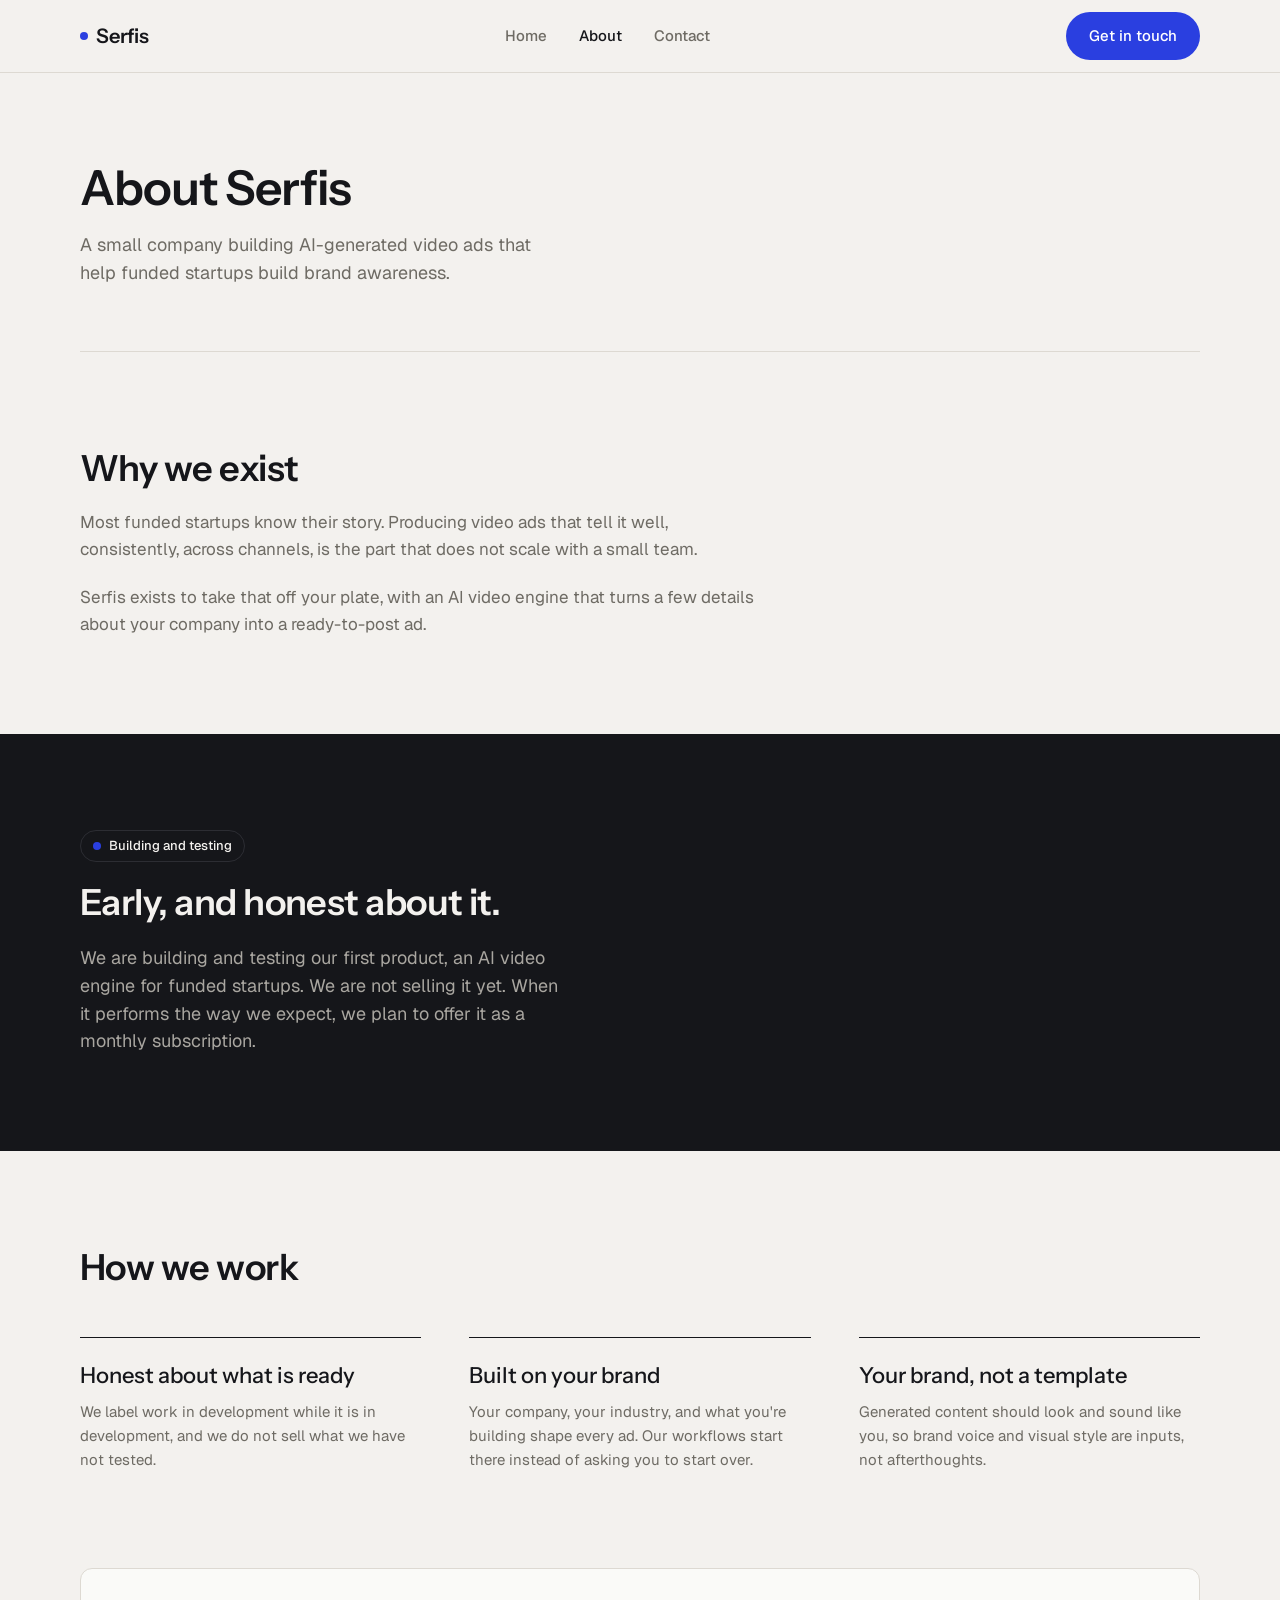
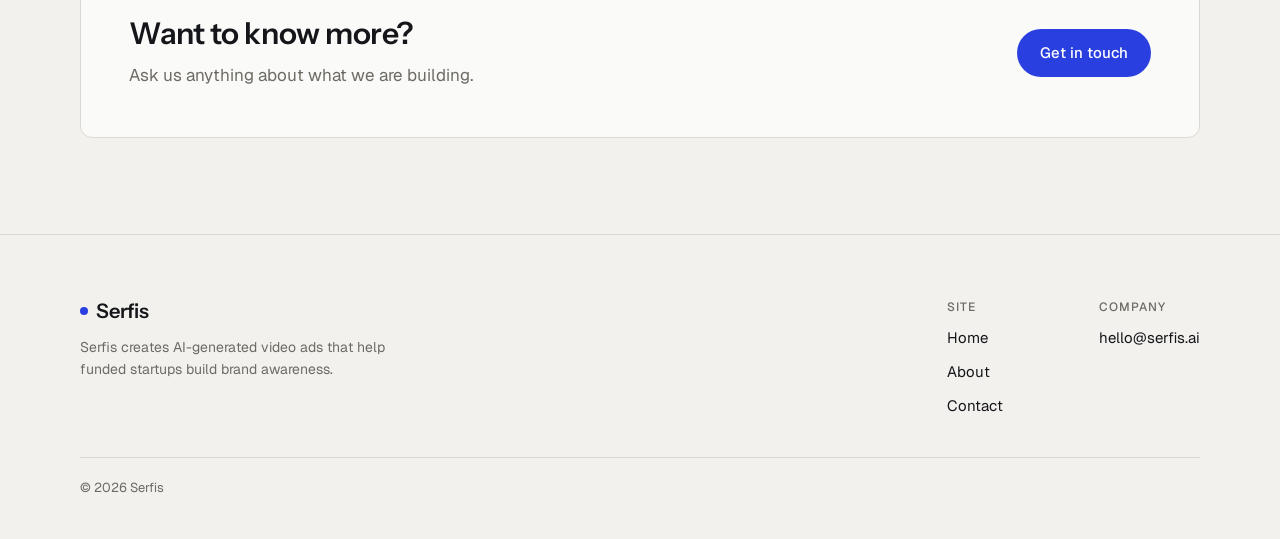
<file: about.html>
<!doctype html>
<html lang="en">
<head>
  <meta charset="utf-8">
  <meta name="viewport" content="width=device-width, initial-scale=1">
  <title>About · Serfis</title>
  <meta name="description" content="Serfis is a small company building AI-generated video ads that help funded startups build brand awareness.">
  <link rel="preconnect" href="https://fonts.googleapis.com">
  <link rel="preconnect" href="https://fonts.gstatic.com" crossorigin>
  <link rel="stylesheet" href="https://fonts.googleapis.com/css2?family=Instrument+Sans:wght@500;600&family=Geist:wght@400;500&display=swap">
  <link rel="stylesheet" href="styles.css">
</head>
<body>

<header class="nav">
  <div class="wrap">
    <a class="wordmark" href="index.html">Serfis</a>
    <ul class="nav-links">
      <li><a href="index.html">Home</a></li>
      <li><a href="about.html" aria-current="page">About</a></li>
      <li><a href="contact.html">Contact</a></li>
    </ul>
    <a class="btn btn-primary" href="contact.html">Get in touch</a>
  </div>
</header>

<main>
  <section class="page-head">
    <div class="wrap">
      <h1>About Serfis</h1>
      <p class="lede">A small company building AI-generated video ads that help funded startups build brand awareness.</p>
    </div>
  </section>

  <div class="wrap"><hr class="section-rule"></div>

  <section>
    <div class="wrap stack">
      <h2>Why we exist</h2>
      <p class="body">Most funded startups know their story. Producing video ads that tell it well, consistently, across channels, is the part that does not scale with a small team.</p>
      <p class="body">Serfis exists to take that off your plate, with an AI video engine that turns a few details about your company into a ready-to-post ad.</p>
    </div>
  </section>

  <section class="on-ink">
    <div class="wrap stack">
      <span class="status">Building and testing</span>
      <h2>Early, and honest about it.</h2>
      <p class="lede">We are building and testing our first product, an AI video engine for funded startups. We are not selling it yet. When it performs the way we expect, we plan to offer it as a monthly subscription.</p>
    </div>
  </section>

  <section>
    <div class="wrap">
      <h2 class="section-title">How we work</h2>
      <div class="columns">
        <div class="col">
          <h3>Honest about what is ready</h3>
          <p>We label work in development while it is in development, and we do not sell what we have not tested.</p>
        </div>
        <div class="col">
          <h3>Built on your brand</h3>
          <p>Your company, your industry, and what you're building shape every ad. Our workflows start there instead of asking you to start over.</p>
        </div>
        <div class="col">
          <h3>Your brand, not a template</h3>
          <p>Generated content should look and sound like you, so brand voice and visual style are inputs, not afterthoughts.</p>
        </div>
      </div>
    </div>
  </section>

  <section style="padding-top:0">
    <div class="wrap">
      <div class="cta-card">
        <div class="cta-text">
          <h2>Want to know more?</h2>
          <p>Ask us anything about what we are building.</p>
        </div>
        <a class="btn btn-primary" href="contact.html">Get in touch</a>
      </div>
    </div>
  </section>
</main>

<footer>
  <div class="wrap">
    <div class="foot-grid">
      <div class="foot-brand">
        <a class="wordmark" href="index.html">Serfis</a>
        <p>Serfis creates AI-generated video ads that help funded startups build brand awareness.</p>
      </div>
      <div class="foot-cols">
        <div class="foot-col">
          <span>Site</span>
          <a href="index.html">Home</a>
          <a href="about.html">About</a>
          <a href="contact.html">Contact</a>
        </div>
        <div class="foot-col">
          <span>Company</span>
          <a href="mailto:hello@serfis.ai">hello@serfis.ai</a>
        </div>
      </div>
    </div>
    <div class="foot-bottom">© 2026 Serfis</div>
  </div>
</footer>

</body>
</html>
</file>
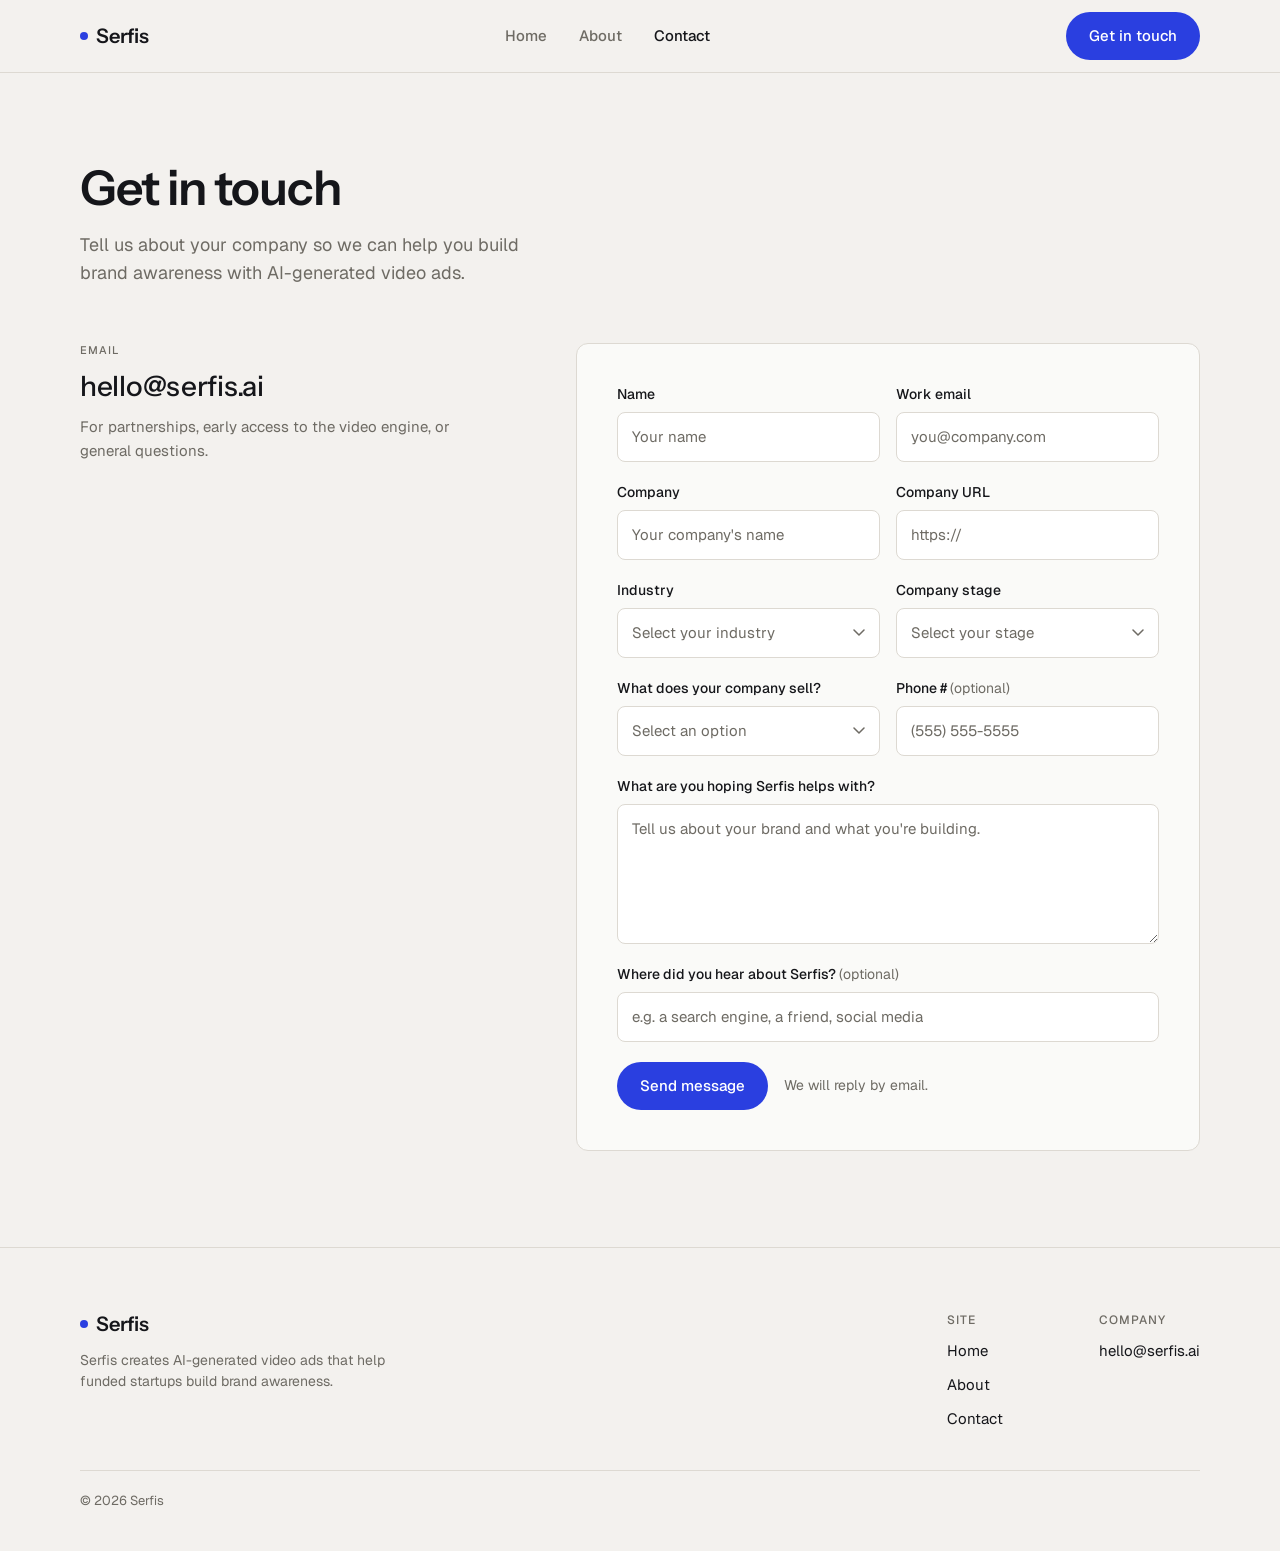
<file: contact.html>
<!doctype html>
<html lang="en">
<head>
  <meta charset="utf-8">
  <meta name="viewport" content="width=device-width, initial-scale=1">
  <title>Contact · Serfis</title>
  <meta name="description" content="Tell Serfis about your company so we can help you build brand awareness with AI-generated video ads.">
  <link rel="preconnect" href="https://fonts.googleapis.com">
  <link rel="preconnect" href="https://fonts.gstatic.com" crossorigin>
  <link rel="stylesheet" href="https://fonts.googleapis.com/css2?family=Instrument+Sans:wght@500;600&family=Geist:wght@400;500&display=swap">
  <link rel="stylesheet" href="styles.css">
</head>
<body>

<header class="nav">
  <div class="wrap">
    <a class="wordmark" href="index.html">Serfis</a>
    <ul class="nav-links">
      <li><a href="index.html">Home</a></li>
      <li><a href="about.html">About</a></li>
      <li><a href="contact.html" aria-current="page">Contact</a></li>
    </ul>
    <a class="btn btn-primary" href="contact.html">Get in touch</a>
  </div>
</header>

<main>
  <section class="page-head" style="padding-bottom:56px">
    <div class="wrap">
      <h1>Get in touch</h1>
      <p class="lede">Tell us about your company so we can help you build brand awareness with AI-generated video ads.</p>
    </div>
  </section>

  <section style="padding-top:0">
    <div class="wrap split" style="--split-left:400px">
      <div class="contact-email">
        <span class="label">Email</span>
        <a href="mailto:hello@serfis.ai">hello@serfis.ai</a>
        <p class="small">For partnerships, early access to the video engine, or general questions.</p>
      </div>

      <!-- No backend yet: submitting opens the visitor's mail client with the message pre-filled. -->
      <form id="contact-form" class="form" novalidate>
        <div class="form-row">
          <div class="field">
            <label for="name">Name</label>
            <input id="name" name="name" type="text" placeholder="Your name" autocomplete="name" required>
          </div>
          <div class="field">
            <label for="email">Work email</label>
            <input id="email" name="email" type="email" placeholder="you@company.com" autocomplete="email" required>
          </div>
        </div>
        <div class="form-row">
          <div class="field">
            <label for="company">Company</label>
            <input id="company" name="company" type="text" placeholder="Your company's name" autocomplete="organization" required>
          </div>
          <div class="field">
            <label for="companyUrl">Company URL</label>
            <input id="companyUrl" name="companyUrl" type="url" placeholder="https://" autocomplete="url" required>
          </div>
        </div>
        <div class="form-row">
          <div class="field">
            <label for="industry">Industry</label>
            <select id="industry" name="industry" required>
              <option value="" disabled selected>Select your industry</option>
              <option>Software / SaaS</option>
              <option>Fintech</option>
              <option>Healthcare / biotech</option>
              <option>E-commerce / retail</option>
              <option>Consumer apps</option>
              <option>Developer tools / infrastructure</option>
              <option>AI / machine learning</option>
              <option>Hardware / robotics</option>
              <option>Climate / energy</option>
              <option>Education</option>
              <option>Media / entertainment</option>
              <option>Other</option>
            </select>
          </div>
          <div class="field">
            <label for="stage">Company stage</label>
            <select id="stage" name="stage" required>
              <option value="" disabled selected>Select your stage</option>
              <option>Pre-Seed</option>
              <option>Seed</option>
              <option>Series A+</option>
              <option>Bootstrapped</option>
              <option>Established</option>
            </select>
          </div>
        </div>
        <div class="form-row">
          <div class="field">
            <label for="sells">What does your company sell?</label>
            <select id="sells" name="sells" required>
              <option value="" disabled selected>Select an option</option>
              <option>Physical products</option>
              <option>Digital products</option>
              <option>SaaS</option>
              <option>Services</option>
            </select>
          </div>
          <div class="field">
            <label for="phone">Phone # <span class="optional">(optional)</span></label>
            <input id="phone" name="phone" type="tel" placeholder="(555) 555-5555" autocomplete="tel">
          </div>
        </div>
        <div class="field">
          <label for="help">What are you hoping Serfis helps with?</label>
          <textarea id="help" name="help" placeholder="Tell us about your brand and what you're building." required></textarea>
        </div>
        <div class="field">
          <label for="source">Where did you hear about Serfis? <span class="optional">(optional)</span></label>
          <input id="source" name="source" type="text" placeholder="e.g. a search engine, a friend, social media">
        </div>
        <div class="form-actions">
          <button class="btn btn-primary" type="submit">Send message</button>
          <p>We will reply by email.</p>
        </div>
      </form>

      <div id="confirm-panel" class="form confirm" hidden>
        <svg class="confirm-icon" width="48" height="48" viewBox="0 0 48 48" fill="none" aria-hidden="true">
          <circle cx="24" cy="24" r="23" stroke="currentColor" stroke-width="2"/>
          <path d="M15 24.5L21 30.5L33 17.5" stroke="currentColor" stroke-width="2.5" stroke-linecap="round" stroke-linejoin="round"/>
        </svg>
        <h2>Message sent</h2>
        <p class="body">Thanks for reaching out. Your email client should have opened with your message ready to send. If it did not open, email us directly at <a href="mailto:hello@serfis.ai">hello@serfis.ai</a> and we will reply from there.</p>
        <button type="button" id="send-another" class="btn btn-secondary">Send another message</button>
      </div>
    </div>
  </section>
</main>

<footer>
  <div class="wrap">
    <div class="foot-grid">
      <div class="foot-brand">
        <a class="wordmark" href="index.html">Serfis</a>
        <p>Serfis creates AI-generated video ads that help funded startups build brand awareness.</p>
      </div>
      <div class="foot-cols">
        <div class="foot-col">
          <span>Site</span>
          <a href="index.html">Home</a>
          <a href="about.html">About</a>
          <a href="contact.html">Contact</a>
        </div>
        <div class="foot-col">
          <span>Company</span>
          <a href="mailto:hello@serfis.ai">hello@serfis.ai</a>
        </div>
      </div>
    </div>
    <div class="foot-bottom">© 2026 Serfis</div>
  </div>
</footer>

<script src="contact.js" defer></script>
</body>
</html>
</file>
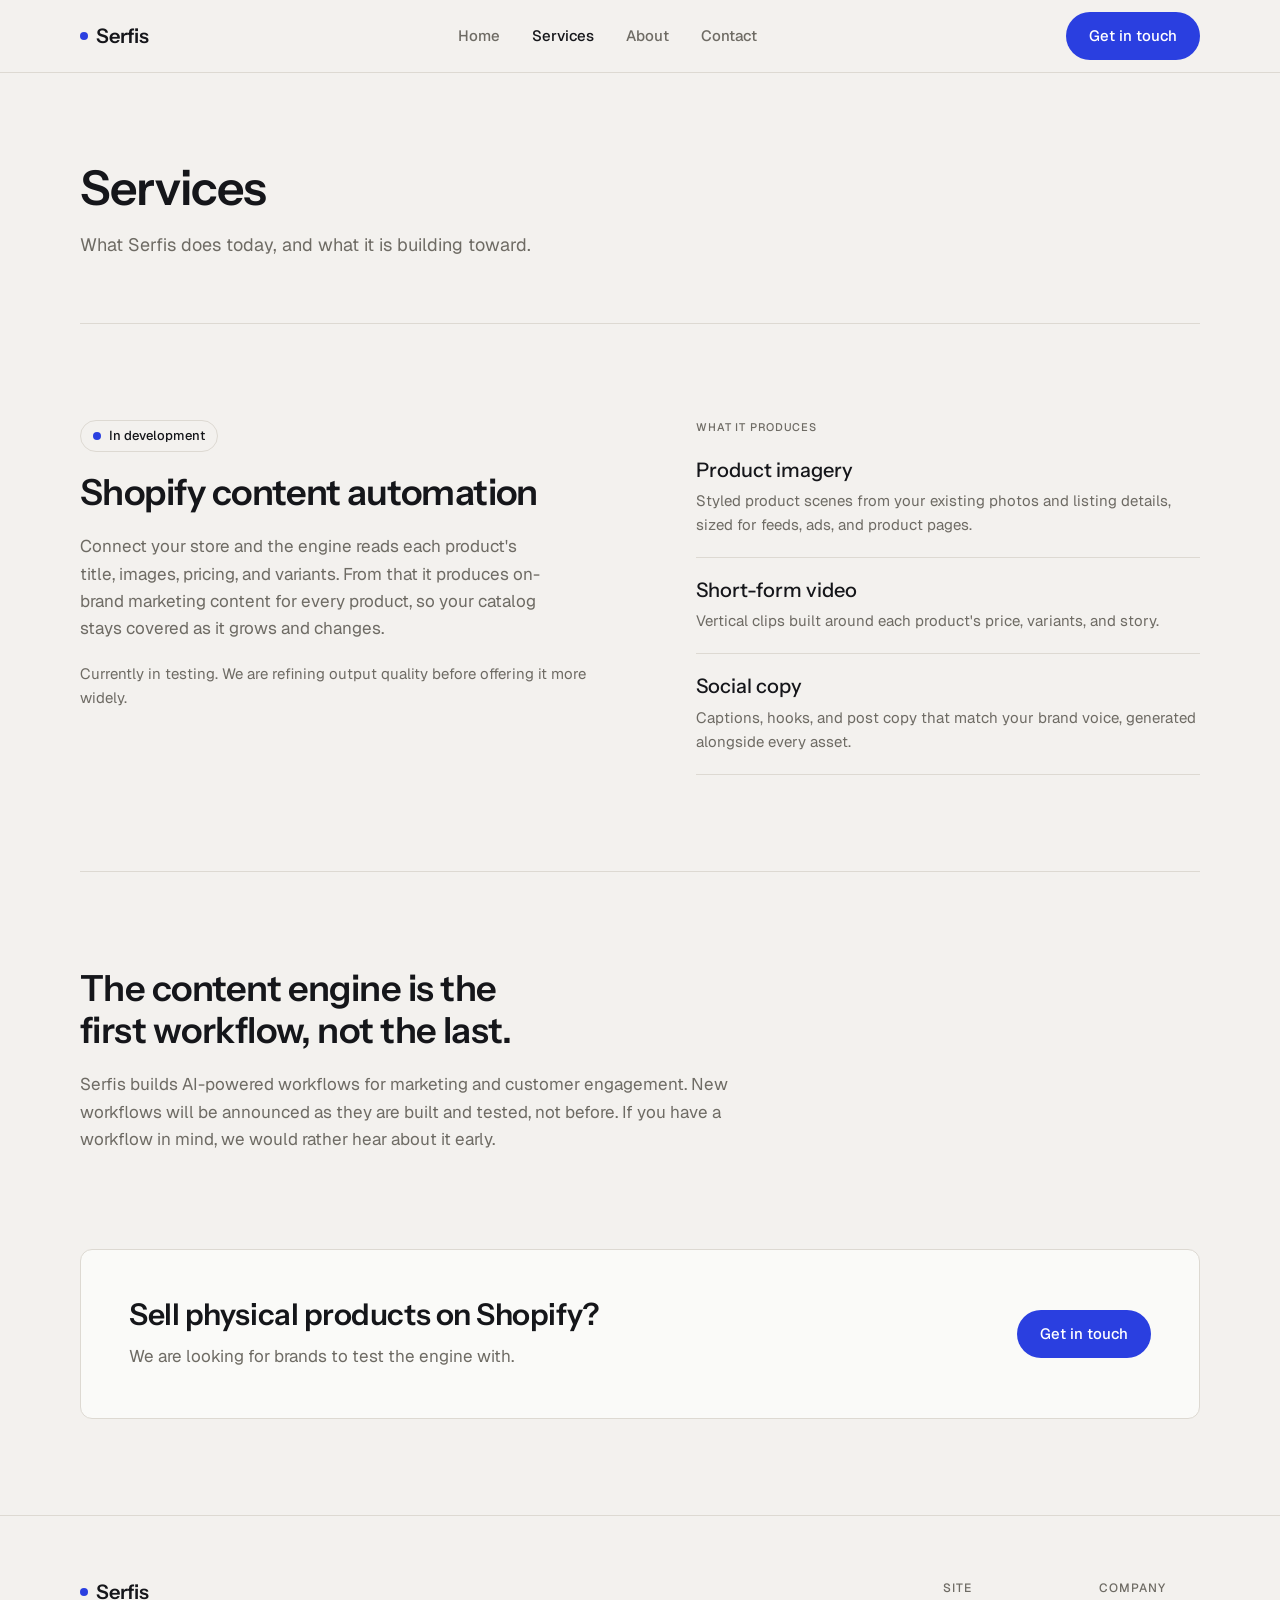
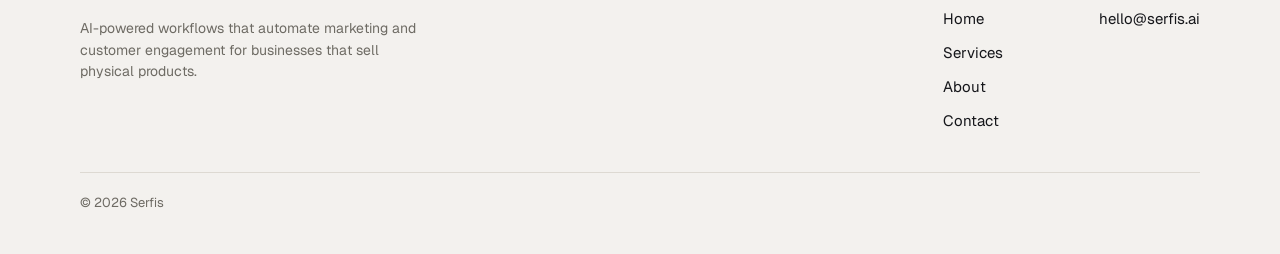
<file: services.html>
<!doctype html>
<html lang="en">
<head>
  <meta charset="utf-8">
  <meta name="viewport" content="width=device-width, initial-scale=1">
  <title>Services · Serfis</title>
  <meta name="description" content="What Serfis does today, and what it is building toward: an AI content engine for Shopify catalogs.">
  <link rel="preconnect" href="https://fonts.googleapis.com">
  <link rel="preconnect" href="https://fonts.gstatic.com" crossorigin>
  <link rel="stylesheet" href="https://fonts.googleapis.com/css2?family=Instrument+Sans:wght@500;600&family=Geist:wght@400;500&display=swap">
  <link rel="stylesheet" href="styles.css">
</head>
<body>

<header class="nav">
  <div class="wrap">
    <a class="wordmark" href="index.html">Serfis</a>
    <ul class="nav-links">
      <li><a href="index.html">Home</a></li>
      <li><a href="services.html" aria-current="page">Services</a></li>
      <li><a href="about.html">About</a></li>
      <li><a href="contact.html">Contact</a></li>
    </ul>
    <a class="btn btn-primary" href="contact.html">Get in touch</a>
  </div>
</header>

<main>
  <section class="page-head">
    <div class="wrap">
      <h1>Services</h1>
      <p class="lede">What Serfis does today, and what it is building toward.</p>
    </div>
  </section>

  <div class="wrap"><hr class="section-rule"></div>

  <section>
    <div class="wrap split">
      <div class="split-left">
        <span class="status">In development</span>
        <h2>Shopify content automation</h2>
        <p class="body">Connect your store and the engine reads each product's title, images, pricing, and variants. From that it produces on-brand marketing content for every product, so your catalog stays covered as it grows and changes.</p>
        <p class="small">Currently in testing. We are refining output quality before offering it more widely.</p>
      </div>
      <div>
        <span class="label rows-label">What it produces</span>
        <ul class="rows">
          <li><h3>Product imagery</h3><p>Styled product scenes from your existing photos and listing details, sized for feeds, ads, and product pages.</p></li>
          <li><h3>Short-form video</h3><p>Vertical clips built around each product's price, variants, and story.</p></li>
          <li><h3>Social copy</h3><p>Captions, hooks, and post copy that match your brand voice, generated alongside every asset.</p></li>
        </ul>
      </div>
    </div>
  </section>

  <div class="wrap"><hr class="section-rule"></div>

  <section>
    <div class="wrap stack">
      <h2>The content engine is the first workflow, not the last.</h2>
      <p class="body">Serfis builds AI-powered workflows for marketing and customer engagement. New workflows will be announced as they are built and tested, not before. If you have a workflow in mind, we would rather hear about it early.</p>
    </div>
  </section>

  <section style="padding-top:0">
    <div class="wrap">
      <div class="cta-card">
        <div class="cta-text">
          <h2>Sell physical products on Shopify?</h2>
          <p>We are looking for brands to test the engine with.</p>
        </div>
        <a class="btn btn-primary" href="contact.html">Get in touch</a>
      </div>
    </div>
  </section>
</main>

<footer>
  <div class="wrap">
    <div class="foot-grid">
      <div class="foot-brand">
        <a class="wordmark" href="index.html">Serfis</a>
        <p>AI-powered workflows that automate marketing and customer engagement for businesses that sell physical products.</p>
      </div>
      <div class="foot-cols">
        <div class="foot-col">
          <span>Site</span>
          <a href="index.html">Home</a>
          <a href="services.html">Services</a>
          <a href="about.html">About</a>
          <a href="contact.html">Contact</a>
        </div>
        <div class="foot-col">
          <span>Company</span>
          <a href="mailto:hello@serfis.ai">hello@serfis.ai</a>
        </div>
      </div>
    </div>
    <div class="foot-bottom">© 2026 Serfis</div>
  </div>
</footer>

</body>
</html>
</file>
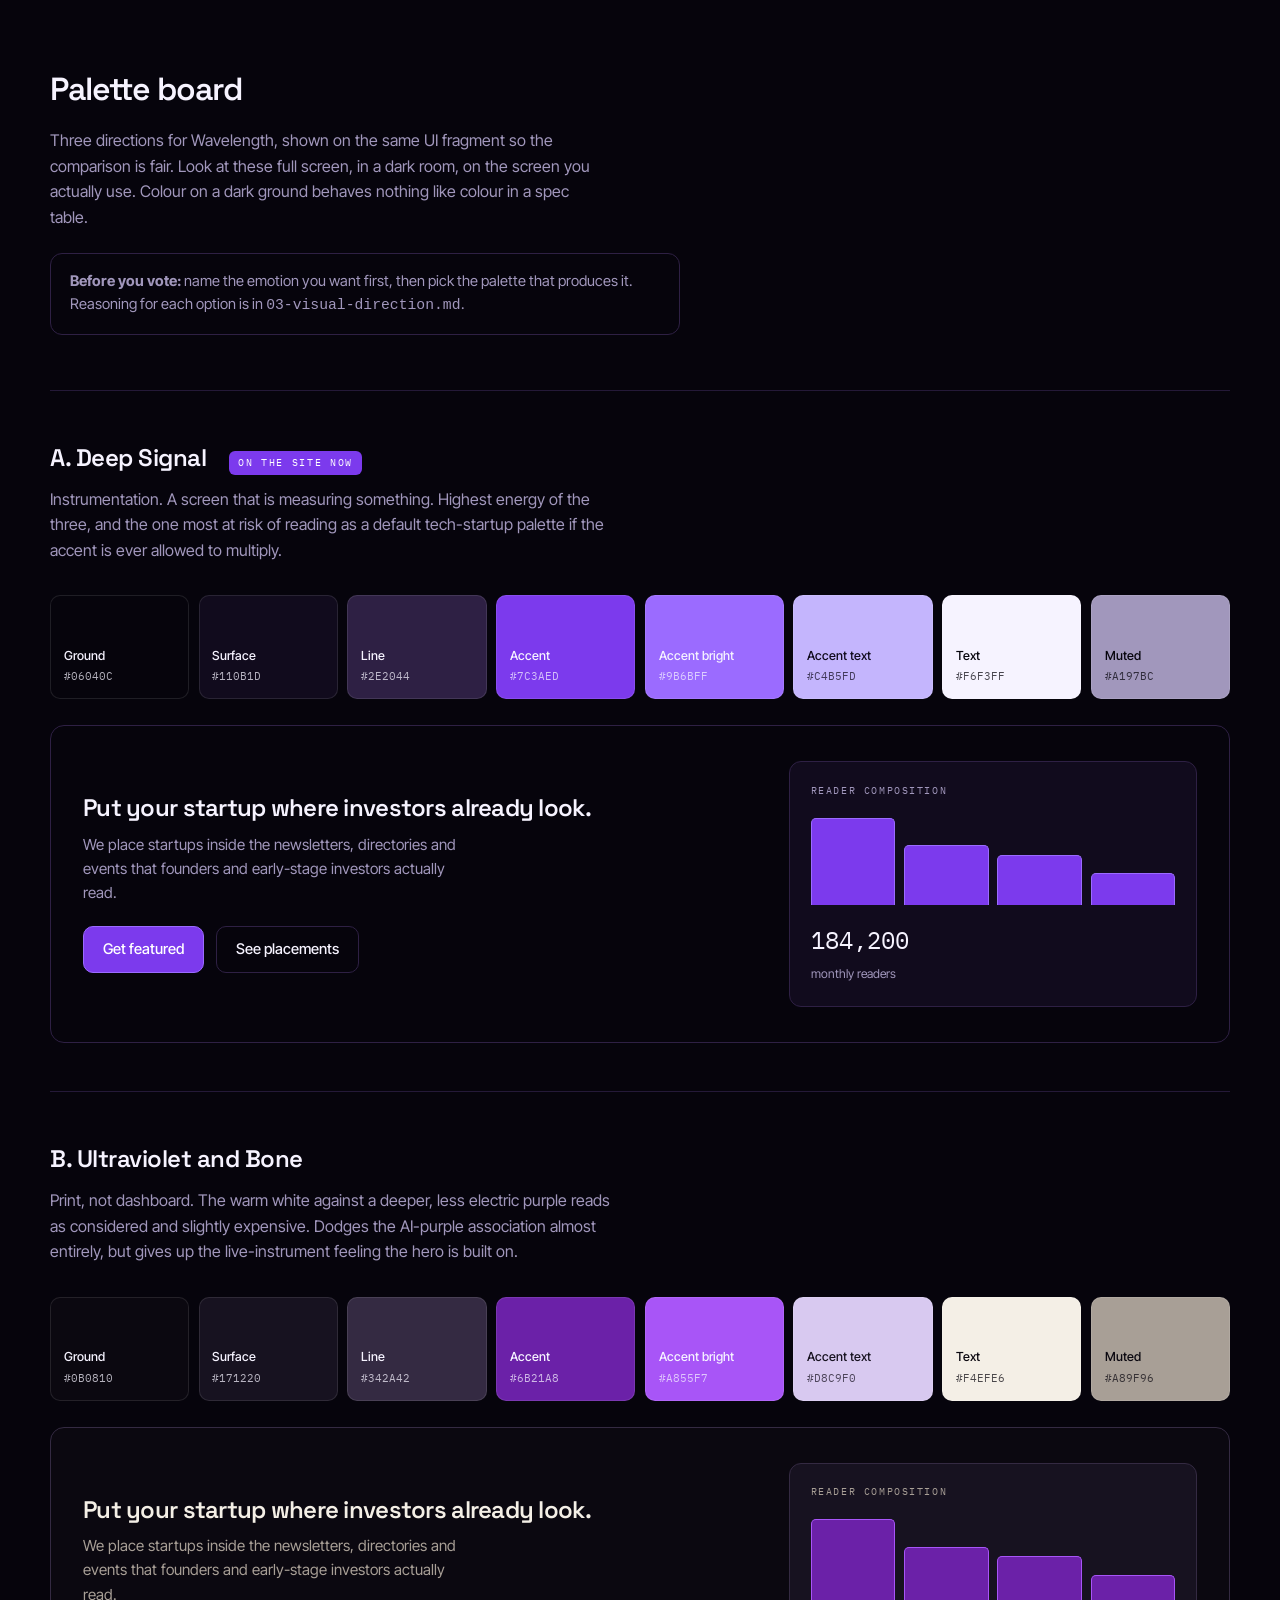
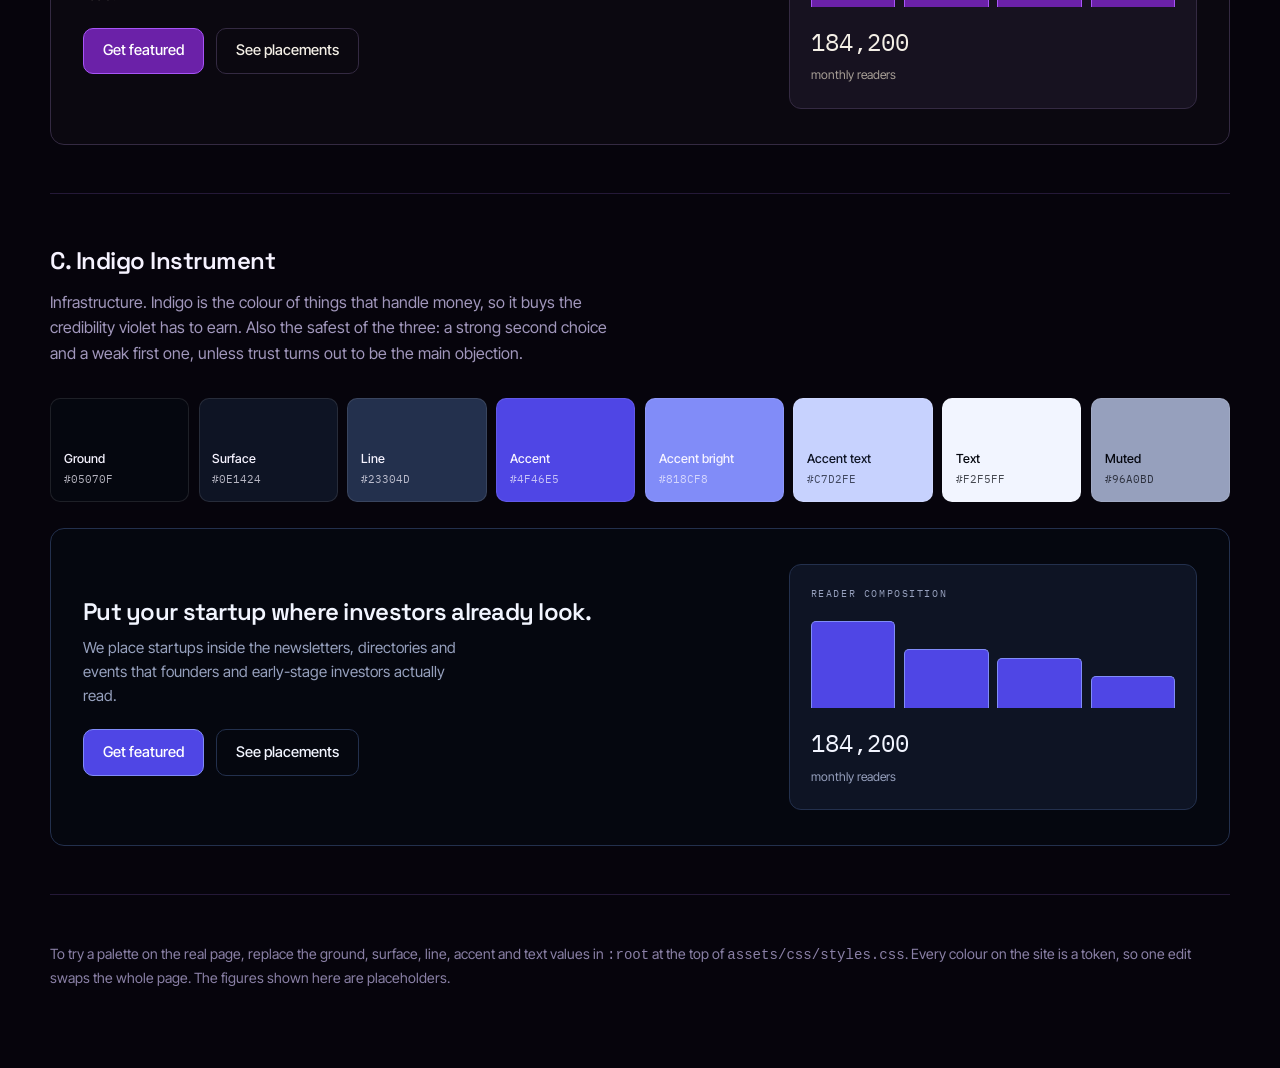
<file: brand/palettes.html>
<!doctype html>
<html lang="en">
<head>
<meta charset="utf-8">
<meta name="viewport" content="width=device-width, initial-scale=1">
<title>Wavelength palette board</title>
<meta name="color-scheme" content="dark">
<link rel="preconnect" href="https://fonts.googleapis.com">
<link rel="preconnect" href="https://fonts.gstatic.com" crossorigin>
<link href="https://fonts.googleapis.com/css2?family=Space+Grotesk:wght@500;600&family=Inter+Tight:wght@400;500&family=IBM+Plex+Mono:wght@400&display=swap" rel="stylesheet">
<style>
  *,*::before,*::after{box-sizing:border-box}
  body{margin:0;background:#06040c;color:#f6f3ff;font-family:"Inter Tight",system-ui,sans-serif;line-height:1.6}
  .wrap{width:min(100% - 40px,1180px);margin-inline:auto}
  header{padding:4rem 0 2.5rem}
  h1{font-family:"Space Grotesk",sans-serif;font-weight:600;font-size:clamp(1.8rem,1.2rem+2vw,2.8rem);letter-spacing:-.03em;margin:0 0 .8rem}
  .sub{color:#a197bc;max-width:62ch;margin:0}
  .note{margin-top:1.4rem;padding:1rem 1.2rem;border:1px solid #2e2044;border-radius:12px;color:#a197bc;font-size:.92rem;max-width:70ch}

  .opt{padding:3rem 0;border-top:1px solid #241938}
  .opt__head{display:flex;flex-wrap:wrap;gap:.8rem 1.4rem;align-items:baseline;margin-bottom:.6rem}
  .opt__name{font-family:"Space Grotesk",sans-serif;font-weight:600;font-size:1.5rem;letter-spacing:-.02em;margin:0}
  .tag{font-family:"IBM Plex Mono",monospace;font-size:.64rem;letter-spacing:.16em;text-transform:uppercase;padding:.25rem .6rem;border-radius:6px;background:#7c3aed;color:#fff}
  .opt__why{color:#a197bc;max-width:64ch;margin:0 0 2rem}

  .swatches{display:grid;grid-template-columns:repeat(auto-fit,minmax(128px,1fr));gap:.6rem;margin-bottom:1.6rem}
  .sw{border-radius:10px;border:1px solid rgba(255,255,255,.1);padding:.8rem;min-height:104px;display:flex;flex-direction:column;justify-content:flex-end;gap:.15rem}
  .sw b{font-size:.78rem;font-weight:500}
  .sw code{font-family:"IBM Plex Mono",monospace;font-size:.68rem;opacity:.72}

  /* live preview of each palette on a real UI fragment */
  .demo{border-radius:14px;border:1px solid var(--d-line);background:var(--d-ground);padding:2.2rem 2rem;display:grid;gap:1.6rem}
  @media(min-width:820px){.demo{grid-template-columns:1.25fr .75fr;align-items:center}}
  .demo h2{font-family:"Space Grotesk",sans-serif;font-weight:600;font-size:clamp(1.5rem,1.1rem+1.4vw,2.1rem);line-height:1.08;letter-spacing:-.03em;margin:0 0 .7rem;color:var(--d-text)}
  .demo p{margin:0 0 1.3rem;color:var(--d-mute);font-size:.95rem;max-width:44ch}
  .demo .row{display:flex;flex-wrap:wrap;gap:.7rem}
  .b1{padding:.65rem 1.2rem;border-radius:10px;border:1px solid var(--d-accent2);background:var(--d-accent);color:#fff;font-weight:500;font-size:.92rem}
  .b2{padding:.65rem 1.2rem;border-radius:10px;border:1px solid var(--d-line);background:transparent;color:var(--d-text);font-weight:500;font-size:.92rem}
  .panel{border-radius:12px;border:1px solid var(--d-line);background:var(--d-surface);padding:1.3rem}
  .panel .k{font-family:"IBM Plex Mono",monospace;font-size:.62rem;letter-spacing:.16em;text-transform:uppercase;color:var(--d-mute);display:block;margin-bottom:.9rem}
  .bars{display:grid;grid-template-columns:repeat(4,1fr);gap:.55rem;align-items:end;height:92px}
  .bars i{display:block;background:var(--d-accent);border:1px solid var(--d-accent2);border-bottom:none;border-radius:5px 5px 0 0}
  .panel .fig{font-family:"IBM Plex Mono",monospace;font-size:1.5rem;color:var(--d-text);margin-top:1rem;display:block}
  .panel .cap{font-size:.76rem;color:var(--d-mute)}

  footer{padding:3rem 0 5rem;border-top:1px solid #241938;color:#8a80a6;font-size:.88rem}
</style>
</head>
<body>

<header class="wrap">
  <h1>Palette board</h1>
  <p class="sub">Three directions for Wavelength, shown on the same UI fragment so the comparison is fair. Look at these full screen, in a dark room, on the screen you actually use. Colour on a dark ground behaves nothing like colour in a spec table.</p>
  <p class="note"><b>Before you vote:</b> name the emotion you want first, then pick the palette that produces it. Reasoning for each option is in <code>03-visual-direction.md</code>.</p>
</header>

<!-- A -->
<section class="opt wrap">
  <div class="opt__head"><h2 class="opt__name">A. Deep Signal</h2><span class="tag">On the site now</span></div>
  <p class="opt__why">Instrumentation. A screen that is measuring something. Highest energy of the three, and the one most at risk of reading as a default tech-startup palette if the accent is ever allowed to multiply.</p>
  <div class="swatches">
    <div class="sw" style="background:#06040c"><b>Ground</b><code>#06040C</code></div>
    <div class="sw" style="background:#110b1d"><b>Surface</b><code>#110B1D</code></div>
    <div class="sw" style="background:#2e2044"><b>Line</b><code>#2E2044</code></div>
    <div class="sw" style="background:#7c3aed"><b>Accent</b><code>#7C3AED</code></div>
    <div class="sw" style="background:#9b6bff"><b>Accent bright</b><code>#9B6BFF</code></div>
    <div class="sw" style="background:#c4b5fd;color:#110b1d"><b>Accent text</b><code>#C4B5FD</code></div>
    <div class="sw" style="background:#f6f3ff;color:#06040c"><b>Text</b><code>#F6F3FF</code></div>
    <div class="sw" style="background:#a197bc;color:#06040c"><b>Muted</b><code>#A197BC</code></div>
  </div>
  <div class="demo" style="--d-ground:#06040c;--d-surface:#110b1d;--d-line:#2e2044;--d-accent:#7c3aed;--d-accent2:#9b6bff;--d-text:#f6f3ff;--d-mute:#a197bc">
    <div>
      <h2>Put your startup where investors already look.</h2>
      <p>We place startups inside the newsletters, directories and events that founders and early-stage investors actually read.</p>
      <div class="row"><span class="b1">Get featured</span><span class="b2">See placements</span></div>
    </div>
    <div class="panel"><span class="k">Reader composition</span>
      <div class="bars"><i style="height:95%"></i><i style="height:65%"></i><i style="height:55%"></i><i style="height:35%"></i></div>
      <span class="fig">184,200</span><span class="cap">monthly readers</span>
    </div>
  </div>
</section>

<!-- B -->
<section class="opt wrap">
  <div class="opt__head"><h2 class="opt__name">B. Ultraviolet and Bone</h2></div>
  <p class="opt__why">Print, not dashboard. The warm white against a deeper, less electric purple reads as considered and slightly expensive. Dodges the AI-purple association almost entirely, but gives up the live-instrument feeling the hero is built on.</p>
  <div class="swatches">
    <div class="sw" style="background:#0b0810"><b>Ground</b><code>#0B0810</code></div>
    <div class="sw" style="background:#171220"><b>Surface</b><code>#171220</code></div>
    <div class="sw" style="background:#342a42"><b>Line</b><code>#342A42</code></div>
    <div class="sw" style="background:#6b21a8"><b>Accent</b><code>#6B21A8</code></div>
    <div class="sw" style="background:#a855f7"><b>Accent bright</b><code>#A855F7</code></div>
    <div class="sw" style="background:#d8c9f0;color:#171220"><b>Accent text</b><code>#D8C9F0</code></div>
    <div class="sw" style="background:#f4efe6;color:#0b0810"><b>Text</b><code>#F4EFE6</code></div>
    <div class="sw" style="background:#a89f96;color:#0b0810"><b>Muted</b><code>#A89F96</code></div>
  </div>
  <div class="demo" style="--d-ground:#0b0810;--d-surface:#171220;--d-line:#342a42;--d-accent:#6b21a8;--d-accent2:#a855f7;--d-text:#f4efe6;--d-mute:#a89f96">
    <div>
      <h2>Put your startup where investors already look.</h2>
      <p>We place startups inside the newsletters, directories and events that founders and early-stage investors actually read.</p>
      <div class="row"><span class="b1">Get featured</span><span class="b2">See placements</span></div>
    </div>
    <div class="panel"><span class="k">Reader composition</span>
      <div class="bars"><i style="height:95%"></i><i style="height:65%"></i><i style="height:55%"></i><i style="height:35%"></i></div>
      <span class="fig">184,200</span><span class="cap">monthly readers</span>
    </div>
  </div>
</section>

<!-- C -->
<section class="opt wrap">
  <div class="opt__head"><h2 class="opt__name">C. Indigo Instrument</h2></div>
  <p class="opt__why">Infrastructure. Indigo is the colour of things that handle money, so it buys the credibility violet has to earn. Also the safest of the three: a strong second choice and a weak first one, unless trust turns out to be the main objection.</p>
  <div class="swatches">
    <div class="sw" style="background:#05070f"><b>Ground</b><code>#05070F</code></div>
    <div class="sw" style="background:#0e1424"><b>Surface</b><code>#0E1424</code></div>
    <div class="sw" style="background:#23304d"><b>Line</b><code>#23304D</code></div>
    <div class="sw" style="background:#4f46e5"><b>Accent</b><code>#4F46E5</code></div>
    <div class="sw" style="background:#818cf8"><b>Accent bright</b><code>#818CF8</code></div>
    <div class="sw" style="background:#c7d2fe;color:#0e1424"><b>Accent text</b><code>#C7D2FE</code></div>
    <div class="sw" style="background:#f2f5ff;color:#05070f"><b>Text</b><code>#F2F5FF</code></div>
    <div class="sw" style="background:#96a0bd;color:#05070f"><b>Muted</b><code>#96A0BD</code></div>
  </div>
  <div class="demo" style="--d-ground:#05070f;--d-surface:#0e1424;--d-line:#23304d;--d-accent:#4f46e5;--d-accent2:#818cf8;--d-text:#f2f5ff;--d-mute:#96a0bd">
    <div>
      <h2>Put your startup where investors already look.</h2>
      <p>We place startups inside the newsletters, directories and events that founders and early-stage investors actually read.</p>
      <div class="row"><span class="b1">Get featured</span><span class="b2">See placements</span></div>
    </div>
    <div class="panel"><span class="k">Reader composition</span>
      <div class="bars"><i style="height:95%"></i><i style="height:65%"></i><i style="height:55%"></i><i style="height:35%"></i></div>
      <span class="fig">184,200</span><span class="cap">monthly readers</span>
    </div>
  </div>
</section>

<footer class="wrap">
  To try a palette on the real page, replace the ground, surface, line, accent and text values in <code>:root</code> at the top of <code>assets/css/styles.css</code>. Every colour on the site is a token, so one edit swaps the whole page. The figures shown here are placeholders.
</footer>

</body>
</html>
</file>
<file: styles.css>
/* Serfis website — tokens mirror the Figma "Serfis" variable collection */
:root {
  --ink: #15161a;
  --ink-line: #2c2d33;
  --paper: #f3f1ee;
  --surface: #fafaf8;
  --white: #ffffff;
  --line: #ddd9d2;
  --text-soft: #6e6b64;
  --on-ink-soft: #a9a6a0;
  --accent: #2a3fe0;
  --accent-hover: #2436c4;

  --radius-card: 12px;
  --radius-input: 8px;
  --radius-pill: 999px;

  --font-display: "Instrument Sans", system-ui, -apple-system, "Segoe UI", sans-serif;
  --font-body: "Geist", system-ui, -apple-system, "Segoe UI", sans-serif;

  --ease-out: cubic-bezier(0.23, 1, 0.32, 1);
  --content: 1280px;
}

*, *::before, *::after { box-sizing: border-box; }
html { scroll-behavior: smooth; }
body {
  margin: 0;
  background: var(--paper);
  color: var(--ink);
  font-family: var(--font-body);
  font-size: 16px;
  line-height: 1.6;
  -webkit-font-smoothing: antialiased;
}
h1, h2, h3 { font-family: var(--font-display); font-weight: 600; line-height: 1.1; letter-spacing: -0.02em; margin: 0; text-wrap: balance; }
h1 { font-size: clamp(34px, 4.5vw, 48px); line-height: 1.12; }
h2 { font-size: clamp(28px, 3.2vw, 36px); line-height: 1.16; letter-spacing: -0.015em; }
h3 { font-size: 22px; font-weight: 500; letter-spacing: 0; line-height: 1.27; }
p { margin: 0; }
a { color: inherit; }
img { max-width: 100%; display: block; }
.soft { color: var(--text-soft); }
.lede { font-size: 18px; line-height: 1.55; color: var(--text-soft); max-width: 40ch; }
.body { font-size: 17px; line-height: 1.6; color: var(--text-soft); max-width: 42ch; }
.small { font-size: 15px; line-height: 1.6; color: var(--text-soft); }

.wrap { max-width: var(--content); margin: 0 auto; padding-inline: 24px; }
@media (min-width: 900px) { .wrap { padding-inline: 80px; } }

a:focus-visible, button:focus-visible, input:focus-visible, textarea:focus-visible {
  outline: 2px solid var(--accent); outline-offset: 3px;
}

/* Buttons: full pill (shape rule) */
.btn {
  display: inline-flex; align-items: center; justify-content: center;
  padding: 13px 22px; border-radius: var(--radius-pill);
  font: 500 15px/20px var(--font-body); text-decoration: none; white-space: nowrap;
  border: 1px solid transparent; cursor: pointer;
  transition: transform 160ms var(--ease-out), background-color 150ms ease, border-color 150ms ease;
}
.btn:active { transform: scale(0.97); }
.btn-primary { background: var(--accent); color: var(--white); }
.btn-secondary { background: transparent; color: var(--ink); border-color: var(--line); }
.btn-on-ink { background: var(--paper); color: var(--ink); }
@media (hover: hover) and (pointer: fine) {
  .btn-primary:hover { background: var(--accent-hover); }
  .btn-secondary:hover { border-color: var(--ink); }
}

/* Nav */
.nav { position: sticky; top: 0; z-index: 10; background: var(--paper); border-bottom: 1px solid var(--line); }
.nav .wrap { display: flex; align-items: center; justify-content: space-between; gap: 16px; min-height: 72px; flex-wrap: wrap; padding-block: 12px; }
.wordmark { display: inline-flex; align-items: center; gap: 8px; font: 600 20px/24px var(--font-display); letter-spacing: -0.01em; text-decoration: none; }
.wordmark::before { content: ""; width: 8px; height: 8px; border-radius: 50%; background: var(--accent); }
.nav-links { display: flex; gap: 32px; list-style: none; margin: 0; padding: 0; }
.nav-links a { font: 500 15px/20px var(--font-body); color: var(--text-soft); text-decoration: none; }
.nav-links a[aria-current="page"], .nav-links a:hover { color: var(--ink); }
@media (max-width: 640px) {
  .nav-links { order: 3; width: 100%; gap: 20px; }
}

/* Sections */
section { padding-block: 96px; }
.section-rule { border: 0; border-top: 1px solid var(--line); margin: 0; }
.stack { display: flex; flex-direction: column; gap: 20px; }
.stack > h2 { max-width: 22ch; }
.stack > .body { max-width: 680px; }

.status { display: inline-flex; align-items: center; gap: 8px; align-self: flex-start; padding: 6px 12px; border: 1px solid var(--line); border-radius: var(--radius-pill); font: 500 13px/18px var(--font-body); }
.status::before { content: ""; width: 8px; height: 8px; border-radius: 50%; background: var(--accent); }
.on-ink .status { border-color: var(--ink-line); color: var(--paper); }

/* Hero */
.hero { padding-block: 88px 96px; }
.hero .wrap { display: grid; grid-template-columns: 1fr; gap: 48px; align-items: center; }
@media (min-width: 900px) { .hero .wrap { grid-template-columns: 600px 1fr; gap: 48px; } }
.hero-copy { display: flex; flex-direction: column; gap: 24px; }
.eyebrow { font: 500 12px/16px var(--font-body); letter-spacing: 0.08em; text-transform: uppercase; color: var(--accent); }
.on-ink .eyebrow { color: var(--on-ink-soft); }
.ctas { display: flex; gap: 12px; flex-wrap: wrap; }

/* Hero diagram */
.diagram { display: flex; align-items: center; gap: 20px; flex-wrap: wrap; justify-content: flex-end; }
.product-card, .out-tile { background: var(--surface); border: 1px solid var(--line); border-radius: var(--radius-card); }
.product-card { padding: 20px; width: 216px; display: flex; flex-direction: column; gap: 12px; }
.label { font: 500 11px/14px var(--font-body); letter-spacing: 0.08em; text-transform: uppercase; color: var(--text-soft); }
.photo-slot { aspect-ratio: 176 / 110; border-radius: 8px; background: var(--line); display: grid; place-items: center; font-size: 12px; color: var(--text-soft); }
.product-card h3 { font-size: 18px; line-height: 1.33; }
.meta { display: flex; flex-direction: column; gap: 6px; font-size: 13px; }
.meta div { display: flex; justify-content: space-between; gap: 12px; }
.meta span { color: var(--text-soft); }
.meta b { font-weight: 500; }
.connector { display: flex; align-items: center; gap: 8px; }
.connector::before, .connector::after { content: ""; width: 20px; height: 1px; background: var(--text-soft); }
.chip { background: var(--ink); color: var(--paper); border-radius: var(--radius-pill); padding: 6px 12px; font: 500 12px/16px var(--font-body); }
.outputs { display: flex; flex-direction: column; gap: 12px; width: 236px; }
.out-tile { padding: 14px 16px; display: flex; flex-direction: column; gap: 2px; }
.out-tile b { font: 500 15px/20px var(--font-body); }
.out-tile span { font-size: 13px; line-height: 1.4; color: var(--text-soft); }
@media (min-width: 1100px) { .diagram { flex-wrap: nowrap; } .product-card, .outputs { flex-shrink: 0; } }
@media (max-width: 480px) { .diagram { justify-content: flex-start; } .product-card, .outputs { width: 100%; } .connector { width: 100%; } .connector::before, .connector::after { flex: 1; } }

/* Column rows (How it works / How we work) */
.columns { display: grid; grid-template-columns: 1fr; gap: 32px; }
@media (min-width: 820px) { .columns { grid-template-columns: repeat(3, 1fr); gap: 48px; } }
.col { border-top: 1px solid var(--ink); padding-top: 24px; display: flex; flex-direction: column; gap: 10px; }
.col p { font-size: 15px; line-height: 1.6; color: var(--text-soft); }
.section-title { margin-bottom: 48px; }

/* Video style cards (home) */
.style-cards { display: grid; grid-template-columns: 1fr; gap: 32px; }
@media (min-width: 820px) { .style-cards { grid-template-columns: repeat(3, 1fr); gap: 28px; } }
.style-card { background: var(--surface); border: 1px solid var(--line); border-radius: var(--radius-card); padding: 24px; display: flex; flex-direction: column; gap: 16px; }
.style-preview { aspect-ratio: 16 / 10; border-radius: 8px; background: var(--line); display: grid; place-items: center; font: 500 12px/16px var(--font-body); letter-spacing: 0.06em; text-transform: uppercase; color: var(--text-soft); }
.style-card h3 { font-size: 20px; }
.style-card p { font-size: 15px; line-height: 1.6; color: var(--text-soft); }

/* Two-column split (Services detail, Vision, Contact) */
.split { display: grid; grid-template-columns: 1fr; gap: 48px; }
@media (min-width: 900px) { .split { grid-template-columns: var(--split-left, 520px) 1fr; gap: 96px; } }
.split-left { display: flex; flex-direction: column; gap: 20px; }

/* Definition list rows with bottom hairlines */
.rows { list-style: none; margin: 0; padding: 0; }
.rows li { padding-block: 20px; border-bottom: 1px solid var(--line); display: flex; flex-direction: column; gap: 6px; }
.rows h3 { font-size: 20px; }
.rows p { font-size: 15px; line-height: 1.6; color: var(--text-soft); max-width: 560px; }
.rows-label { margin-bottom: 4px; display: block; }

/* Dark band */
.on-ink { background: var(--ink); color: var(--paper); }
.on-ink h2, .on-ink h3 { color: var(--paper); }
.on-ink .body, .on-ink .lede, .on-ink .small { color: var(--on-ink-soft); }
.on-ink .split { align-items: start; }
@media (min-width: 900px) { .on-ink .split { grid-template-columns: 600px 1fr; } }
.timeline { list-style: none; margin: 0; padding: 8px 0 0; }
.timeline li { display: grid; grid-template-columns: 72px 1fr; gap: 24px; padding-block: 18px; border-bottom: 1px solid var(--ink-line); }
.timeline span { font: 500 14px/22px var(--font-body); color: var(--on-ink-soft); }
.timeline b { font: 500 20px/26px var(--font-display); color: var(--paper); }

/* CTA card */
.cta-card { background: var(--surface); border: 1px solid var(--line); border-radius: var(--radius-card); padding: 40px; display: flex; flex-wrap: wrap; align-items: center; justify-content: space-between; gap: 24px 40px; }
@media (min-width: 900px) { .cta-card { padding: 48px; } }
.cta-card h2 { font-size: 30px; max-width: 560px; }
.cta-card p { font-size: 17px; color: var(--text-soft); }
.cta-text { display: flex; flex-direction: column; gap: 10px; }

/* Page header */
.page-head { padding-block: 88px 64px; }
.page-head .wrap { display: flex; flex-direction: column; gap: 16px; }

/* Contact */
.contact-email { display: flex; flex-direction: column; gap: 12px; }
.contact-email a { font: 500 28px/34px var(--font-display); letter-spacing: -0.01em; text-decoration: none; color: var(--ink); }
.form { background: var(--surface); border: 1px solid var(--line); border-radius: var(--radius-card); padding: 28px; display: flex; flex-direction: column; gap: 20px; }
@media (min-width: 900px) { .form { padding: 40px; } }
.form-row { display: grid; grid-template-columns: 1fr; gap: 16px; }
@media (min-width: 640px) { .form-row { grid-template-columns: 1fr 1fr; } }
.field { display: flex; flex-direction: column; gap: 8px; }
.field label { font: 500 14px/20px var(--font-body); }
.field input, .field textarea {
  font: 400 15px/22px var(--font-body); color: var(--ink);
  background: var(--white); border: 1px solid var(--line); border-radius: var(--radius-input);
  padding: 13px 14px; width: 100%; transition: border-color 120ms ease, box-shadow 120ms ease;
}
.field textarea { min-height: 140px; resize: vertical; }
.field input::placeholder, .field textarea::placeholder { color: var(--text-soft); }
.field input:focus, .field textarea:focus { border-color: var(--accent); box-shadow: 0 0 0 3px rgba(42, 63, 224, 0.15); outline: none; }
.form-actions { display: flex; align-items: center; gap: 16px; flex-wrap: wrap; }
.form-actions p { font-size: 14px; color: var(--text-soft); }
.field .optional { color: var(--text-soft); font-weight: 400; }
.field select {
  font: 400 15px/22px var(--font-body); color: var(--ink);
  background-color: var(--white);
  background-image: url("data:image/svg+xml,%3Csvg xmlns='http://www.w3.org/2000/svg' width='12' height='8' viewBox='0 0 12 8'%3E%3Cpath d='M1 1l5 5 5-5' stroke='%236e6b64' stroke-width='1.5' fill='none' stroke-linecap='round' stroke-linejoin='round'/%3E%3C/svg%3E");
  background-repeat: no-repeat;
  background-position: right 14px center;
  background-size: 12px 8px;
  border: 1px solid var(--line); border-radius: var(--radius-input);
  padding: 13px 40px 13px 14px; width: 100%;
  appearance: none; -webkit-appearance: none; -moz-appearance: none;
  transition: border-color 120ms ease, box-shadow 120ms ease;
}
.field select:invalid { color: var(--text-soft); }
.field select:focus { border-color: var(--accent); box-shadow: 0 0 0 3px rgba(42, 63, 224, 0.15); outline: none; }

/* Confirmation panel shown after the contact form is submitted.
   .form sets display:flex, which otherwise beats the [hidden] UA style. */
.form[hidden] { display: none; }
.confirm { align-items: center; text-align: center; gap: 16px; }
.confirm-icon { color: var(--accent); }
.confirm h2 { font-size: 26px; }
.confirm .body { max-width: 46ch; }

/* Footer */
footer { border-top: 1px solid var(--line); padding-block: 64px 40px; }
.foot-grid { display: grid; grid-template-columns: 1fr; gap: 32px; }
@media (min-width: 760px) { .foot-grid { grid-template-columns: 1fr auto; } }
.foot-brand { display: flex; flex-direction: column; gap: 14px; }
.foot-brand p { font-size: 14px; line-height: 1.55; color: var(--text-soft); max-width: 340px; }
.foot-cols { display: flex; gap: 96px; }
.foot-col { display: flex; flex-direction: column; gap: 12px; }
.foot-col span { font: 500 12px/16px var(--font-body); letter-spacing: 0.08em; text-transform: uppercase; color: var(--text-soft); }
.foot-col a { font-size: 15px; line-height: 22px; text-decoration: none; color: var(--ink); }
.foot-col a:hover { color: var(--accent); }
.foot-bottom { margin-top: 40px; padding-top: 20px; border-top: 1px solid var(--line); font-size: 13px; color: var(--text-soft); }

/* Entrance motion: hero diagram only, once, on load. Visible at rest. */
@media (prefers-reduced-motion: no-preference) {
  .diagram > * { animation: rise 240ms var(--ease-out) both; }
  .diagram > :nth-child(2) { animation-delay: 40ms; }
  .diagram > :nth-child(3) { animation-delay: 80ms; }
  @keyframes rise { from { opacity: 0; transform: translateY(8px); } to { opacity: 1; transform: none; } }
}
@media (prefers-reduced-motion: reduce) {
  * { animation: none !important; transition-duration: 0.001ms !important; }
  html { scroll-behavior: auto; }
}
</file>
